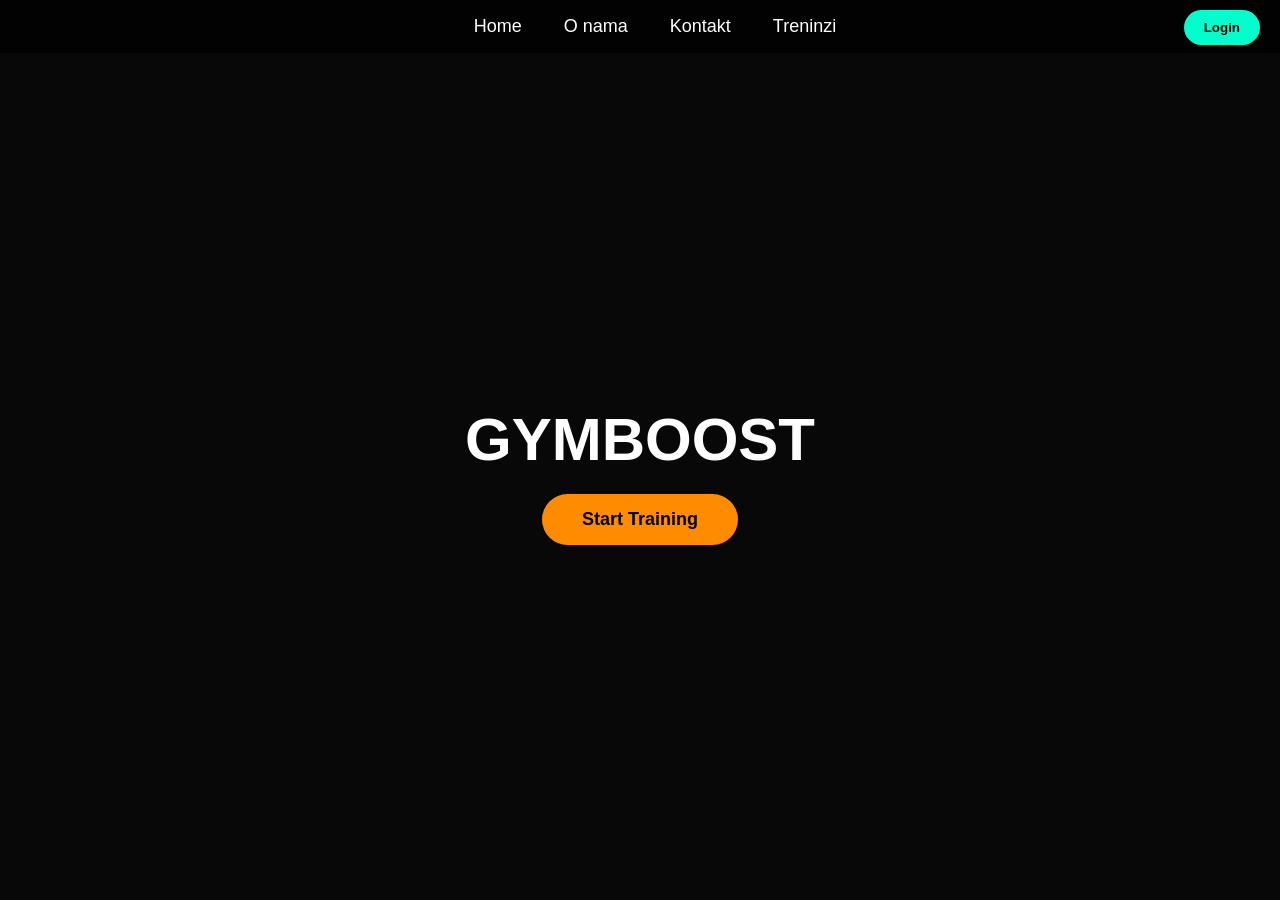
<file: index.html>
<!DOCTYPE html>
<html lang="hr">
<head>
<meta charset="UTF-8">
<meta name="viewport" content="width=device-width, initial-scale=1.0">
<title>GYMBOOST - Početna</title>

<style>
body {
    margin: 0;
    font-family: Arial, sans-serif;
    color: white;
    background-color: #111;
}

/* NAVBAR */
.navbar {
    position: fixed;
    top: 0;
    width: 100%;
    display: flex;
    justify-content: center;
    gap: 30px;
    padding: 15px;
    background: rgba(0,0,0,0.7);
    z-index: 1001;
}

.navbar button {
    background: none;
    border: none;
    color: white;
    font-size: 18px;
    cursor: pointer;
}

.navbar button:hover {
    color: #00ffcc;
}

/* LOGIN BUTTON */
.top-right-buttons {
    position: fixed;
    top: 10px;
    right: 20px;
    z-index: 1001;
}

.top-right-buttons button {
    padding: 10px 20px;
    border: none;
    border-radius: 20px;
    background: #00ffcc;
    cursor: pointer;
    font-weight: bold;
}

/* SEKCIJE */
section {
    height: 100vh;
    display: none;
    justify-content: center;
    align-items: center;
    flex-direction: column;
    text-align: center;
    padding: 0 20px;
    position: relative;
    overflow: hidden;
}

/* HOME SECTION */
#home {
    display: flex;
    background-image: url('https://images.unsplash.com/photo-1558611848-73f7eb4001a1?auto=format&fit=crop&w=1950&q=80'); 
    background-size: cover;
    background-position: center;
    background-repeat: no-repeat;
}

#home::before {
    content: "";
    position: absolute;
    top: 0; left: 0;
    width: 100%; height: 100%;
    background: rgba(0,0,0,0.5);
    z-index: 0;
}

#home h1, #home button {
    position: relative;
    z-index: 1;
}

#home h1 {
    font-size: 60px;
    margin-bottom: 20px;
}

/* GUMBI */
button.action-btn {
    padding: 15px 40px;
    font-size: 18px;
    border: none;
    border-radius: 30px;
    background: #FF8C00;
    color: black;
    font-weight: bold;
    cursor: pointer;
    transition: 0.3s;
}

button.action-btn:hover {
    background: #FF7000;
    transform: scale(1.05);
}

/* TRAINING SECTION */
#training {
    background: #000;
}

#bg-video {
    position: absolute;
    top: 50%; left: 50%;
    min-width: 100%; min-height: 100%;
    transform: translateX(-50%) translateY(-50%);
    z-index: 0;
    object-fit: cover;
}

.video-overlay {
    position: absolute;
    top: 0; left: 0;
    width: 100%; height: 100%;
    background: rgba(0,0,0,0.6);
    z-index: 1;
}

.training-content {
    position: relative;
    z-index: 2;
}

.training-content h1 {
    font-size: 45px;
    margin-bottom: 40px;
    text-transform: uppercase;
    letter-spacing: 2px;
}

.training-options {
    display: flex;
    gap: 30px;
    justify-content: center;
    flex-wrap: wrap;
}

.training-card {
    background: rgba(51, 51, 51, 0.8);
    padding: 40px 30px;
    border-radius: 15px;
    border: 2px solid #FF8C00;
    cursor: pointer;
    transition: 0.3s;
    font-size: 24px;
    font-weight: bold;
    min-width: 200px;
    backdrop-filter: blur(5px);
}

.training-card:hover {
    background: #FF8C00;
    color: black;
    transform: scale(1.1); 
}

/* MODAL */
.modal {
    display: none;
    position: fixed;
    top: 0; left: 0;
    width: 100%; height: 100%;
    background: rgba(0,0,0,0.7);
    justify-content: center;
    align-items: center;
    z-index: 1000;
}

.modal-content {
    background: white;
    color: black;
    padding: 30px;
    border-radius: 10px;
    width: 300px;
}

.modal-content h2 { margin-top: 0; text-align: center; }
.modal-content input { width: 100%; padding: 10px; margin-top: 5px; box-sizing: border-box; }
.modal-content button[type="submit"] { width: 100%; padding: 10px; background: #00ffcc; border: none; font-weight: bold; cursor: pointer; margin-top: 15px; }
.close { cursor: pointer; float: right; font-size: 24px; font-weight: bold; }
</style>
</head>
<body>

<div class="navbar">
    <button onclick="showSection('home')">Home</button>
    <a href="onama.html"><button>O nama</button></a>
    <a href="kontakt.html"><button>Kontakt</button></a>
<a href="treninzi.html"><button>Treninzi</button></a>
</div>

<div class="top-right-buttons">              
    <button onclick="openModal()">Login</button> 
</div>

<section id="home">
    <h1>GYMBOOST</h1>
    <button class="action-btn" onclick="startTraining()">Start Training</button>
</section>

<section id="training">
    <video autoplay muted loop playsinline id="bg-video">
        <source src="https://assets.mixkit.co/videos/preview/mixkit-man-training-with-a-kettlebell-in-the-gym-14441-large.mp4" type="video/mp4">
    </video>
    <div class="video-overlay"></div>
    
    <div class="training-content">
        <h1>Odaberi svoj plan treninga</h1>
        <div class="training-options">
            <div class="training-card" onclick="window.location.href='cjenik.html'">🏋️‍♂️ Snaga</div>
            <div class="training-card" onclick="window.location.href='cjenik.html'">🏃‍♂️ Kardio</div>
            <div class="training-card" onclick="window.location.href='cjenik.html'">🧘‍♂️ Fleksibilnost</div>
        </div>
    </div>
</section>

<div class="modal" id="loginModal">
    <div class="modal-content">
        <span class="close" onclick="closeModal()">×</span>
        <h2>Prijava</h2>
        <form>
            <label>Korisničko ime</label><br>
            <input type="text" required><br><br>
            <label>Lozinka</label><br>
            <input type="password" required><br><br>
            <button type="submit">Prijavi se</button>
        </form>
    </div>
</div>
<script src="treninzi.js"></script>
</body>
</html>
</file>
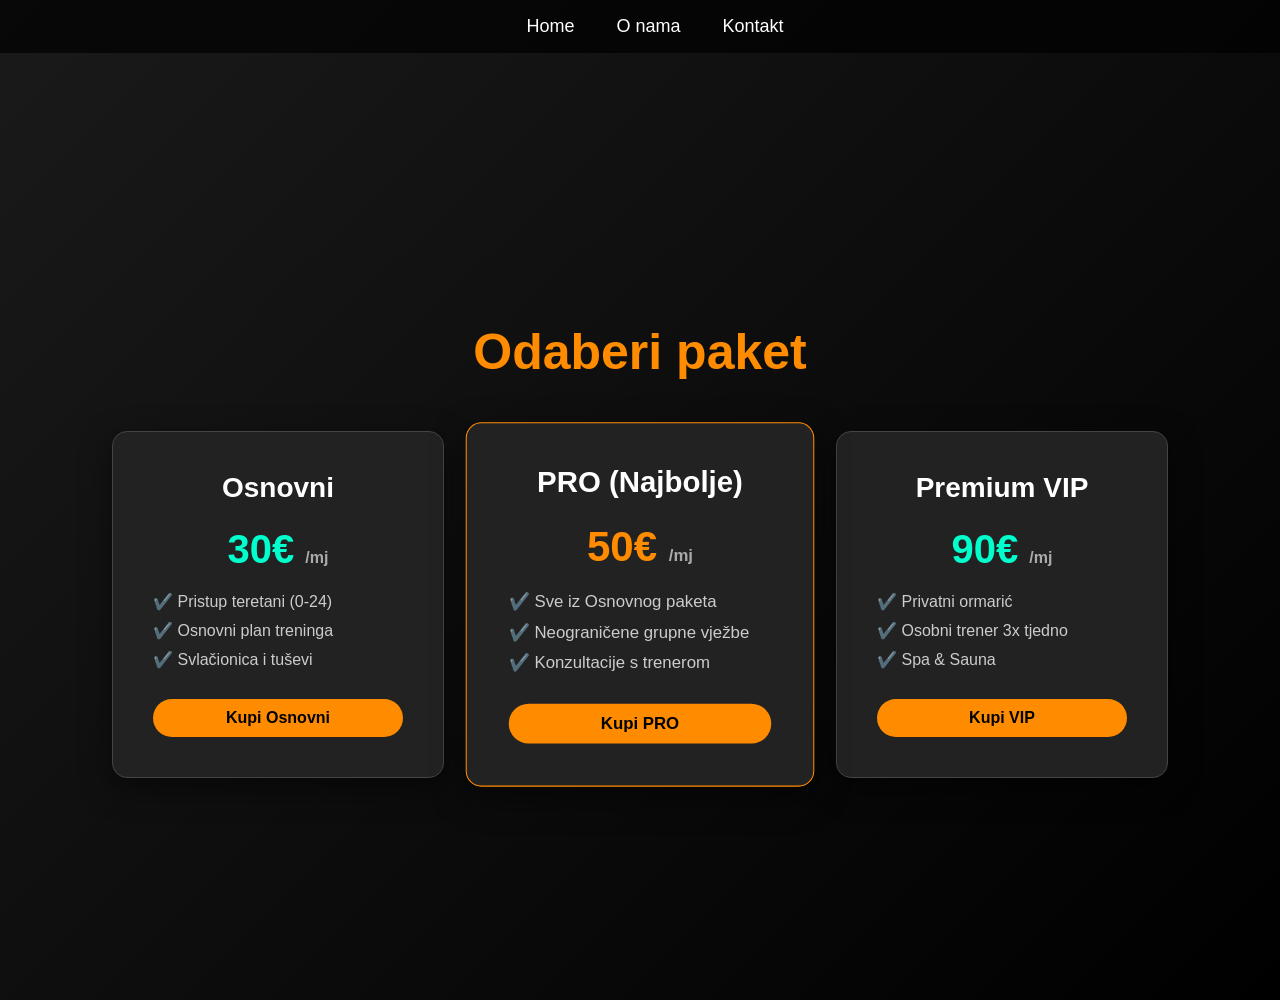
<file: cjenik.html>
<!DOCTYPE html>
<html lang="hr">
<head>
<meta charset="UTF-8">
<meta name="viewport" content="width=device-width, initial-scale=1.0">
<title>GYMBOOST - Cjenik i Plaćanje</title>

<style>
body {
    margin: 0;
    font-family: Arial, sans-serif;
    color: white;
    background-color: #111;
}

/* NAVBAR */
.navbar {
    position: fixed;
    top: 0;
    width: 100%;
    display: flex;
    justify-content: center;
    gap: 30px;
    padding: 15px;
    background: rgba(0,0,0,0.7);
    z-index: 1001;
}

.navbar button {
    background: none;
    border: none;
    color: white;
    font-size: 18px;
    cursor: pointer;
}

.navbar button:hover {
    color: #00ffcc;
}

/* SEKCIJE */
section {
    min-height: 100vh;
    display: none; /* Skriveno po defaultu */
    justify-content: center;
    align-items: center;
    flex-direction: column;
    text-align: center;
    padding: 80px 20px 20px 20px;
}

/* GUMBI */
button.action-btn {
    padding: 15px 40px;
    font-size: 18px;
    border: none;
    border-radius: 30px;
    background: #FF8C00;
    color: black;
    font-weight: bold;
    cursor: pointer;
    transition: 0.3s;
}

button.action-btn:hover {
    background: #FF7000;
    transform: scale(1.05);
}

/* CJENIK */
#pricing {
    display: flex; /* Cjenik je vidljiv pri učitavanju */
    background: linear-gradient(135deg, #1a1a1a, #000000);
}

#pricing h1 { font-size: 50px; margin-bottom: 50px; color: #FF8C00; }

.pricing-options { display: flex; gap: 30px; justify-content: center; flex-wrap: wrap; }
.pricing-card {
    background: #222;
    padding: 40px;
    border-radius: 15px;
    border: 1px solid #444;
    width: 250px;
    transition: 0.3s;
    box-shadow: 0 10px 30px rgba(0,0,0,0.5);
}
.pricing-card:hover { border-color: #00ffcc; transform: translateY(-10px); }
.pricing-card h2 { margin-top: 0; font-size: 28px; }
.pricing-card .price { font-size: 40px; font-weight: bold; color: #00ffcc; margin: 20px 0; }
.pricing-card ul { list-style: none; padding: 0; margin-bottom: 30px; text-align: left; color: #ccc; }
.pricing-card ul li { margin-bottom: 10px; font-size: 16px; }
.pricing-card ul li::before { content: '✔️ '; color: #00ffcc; }

/* PLAĆANJE */
#payment {
    background: #111;
}

.payment-container {
    background: #222;
    padding: 40px;
    border-radius: 15px;
    border: 1px solid #FF8C00;
    width: 350px;
    text-align: left;
    box-shadow: 0 10px 30px rgba(0,0,0,0.8);
}
.payment-container h2 { text-align: center; margin-top: 0; color: #00ffcc; }
.payment-container label { font-size: 14px; color: #ccc; display: block; margin-top: 15px; margin-bottom: 5px; }
.payment-container input { width: 100%; padding: 12px; box-sizing: border-box; border: 1px solid #444; border-radius: 5px; background: #333; color: white; font-size: 16px; }
.payment-container input:focus { outline: none; border-color: #00ffcc; }
.payment-container .flex-row { display: flex; gap: 15px; }

.cancel-btn {
    width: 100%;
    padding: 12px;
    margin-top: 10px;
    background: transparent;
    border: 1px solid #ccc;
    color: #ccc;
    border-radius: 5px;
    font-weight: bold;
    cursor: pointer;
    transition: 0.3s;
}
.cancel-btn:hover { background: #333; color: white; }

</style>
</head>
<body>

<div class="navbar">
    <button onclick="window.location.href='index.html'">Home</button>
    <a href="onama.html"><button>O nama</button></a>
    <a href="kontakt.html"><button>Kontakt</button></a>
</div>

<section id="pricing">
    <h1>Odaberi paket</h1>
    <div class="pricing-options">
        <div class="pricing-card">
            <h2>Osnovni</h2>
            <p class="price">30€ <span style="font-size:16px; color:#aaa;">/mj</span></p>
            <ul>
                <li>Pristup teretani (0-24)</li>
                <li>Osnovni plan treninga</li>
                <li>Svlačionica i tuševi</li>
            </ul>
            <button class="action-btn" style="width: 100%; font-size: 16px; padding: 10px;" onclick="showSection('payment')">Kupi Osnovni</button>
        </div>

        <div class="pricing-card" style="border-color: #FF8C00; transform: scale(1.05);">
            <h2>PRO (Najbolje)</h2>
            <p class="price" style="color: #FF8C00;">50€ <span style="font-size:16px; color:#aaa;">/mj</span></p>
            <ul>
                <li>Sve iz Osnovnog paketa</li>
                <li>Neograničene grupne vježbe</li>
                <li>Konzultacije s trenerom</li>
            </ul>
            <button class="action-btn" style="width: 100%; font-size: 16px; padding: 10px;" onclick="showSection('payment')">Kupi PRO</button>
        </div>

        <div class="pricing-card">
            <h2>Premium VIP</h2>
            <p class="price">90€ <span style="font-size:16px; color:#aaa;">/mj</span></p>
            <ul>
                <li>Privatni ormarić</li>
                <li>Osobni trener 3x tjedno</li>
                <li>Spa & Sauna</li>
            </ul>
            <button class="action-btn" style="width: 100%; font-size: 16px; padding: 10px;" onclick="showSection('payment')">Kupi VIP</button>
        </div>
    </div>
</section>

<section id="payment">
    <div class="payment-container">
        <h2>Plaćanje</h2>
        <form onsubmit="event.preventDefault(); alert('Uspješno ste izvršili uplatu!'); window.location.href='index.html';">
            <label>Ime i prezime na kartici</label>
            <input type="text" required placeholder="Npr. Ivan Horvat">
            
            <label>Broj kartice</label>
            <input type="text" required placeholder="XXXX XXXX XXXX XXXX" maxlength="19">
            
            <div class="flex-row">
                <div style="flex: 1;">
                    <label>Istek (MM/GG)</label>
                    <input type="text" required placeholder="MM/GG" maxlength="5">
                </div>
                <div style="flex: 1;">
                    <label>CVV</label>
                    <input type="password" required placeholder="123" maxlength="3">
                </div>
            </div>
            
            <button type="submit" class="action-btn" style="width: 100%; margin-top: 25px; font-size: 16px;">Plati odmah</button>
            <button type="button" class="cancel-btn" onclick="showSection('pricing')">Odustani</button>
        </form>
    </div>
</section>

<script>
// Funkcija za navigaciju između cjenika i plaćanja na ovoj stranici
function showSection(sectionId) {
    const sections = ['pricing', 'payment'];
    sections.forEach(id => {
        let el = document.getElementById(id);
        if(el) { 
            el.style.display = (id === sectionId) ? 'flex' : 'none';
        }
    });
}
</script>

</body>
</html>
</file>
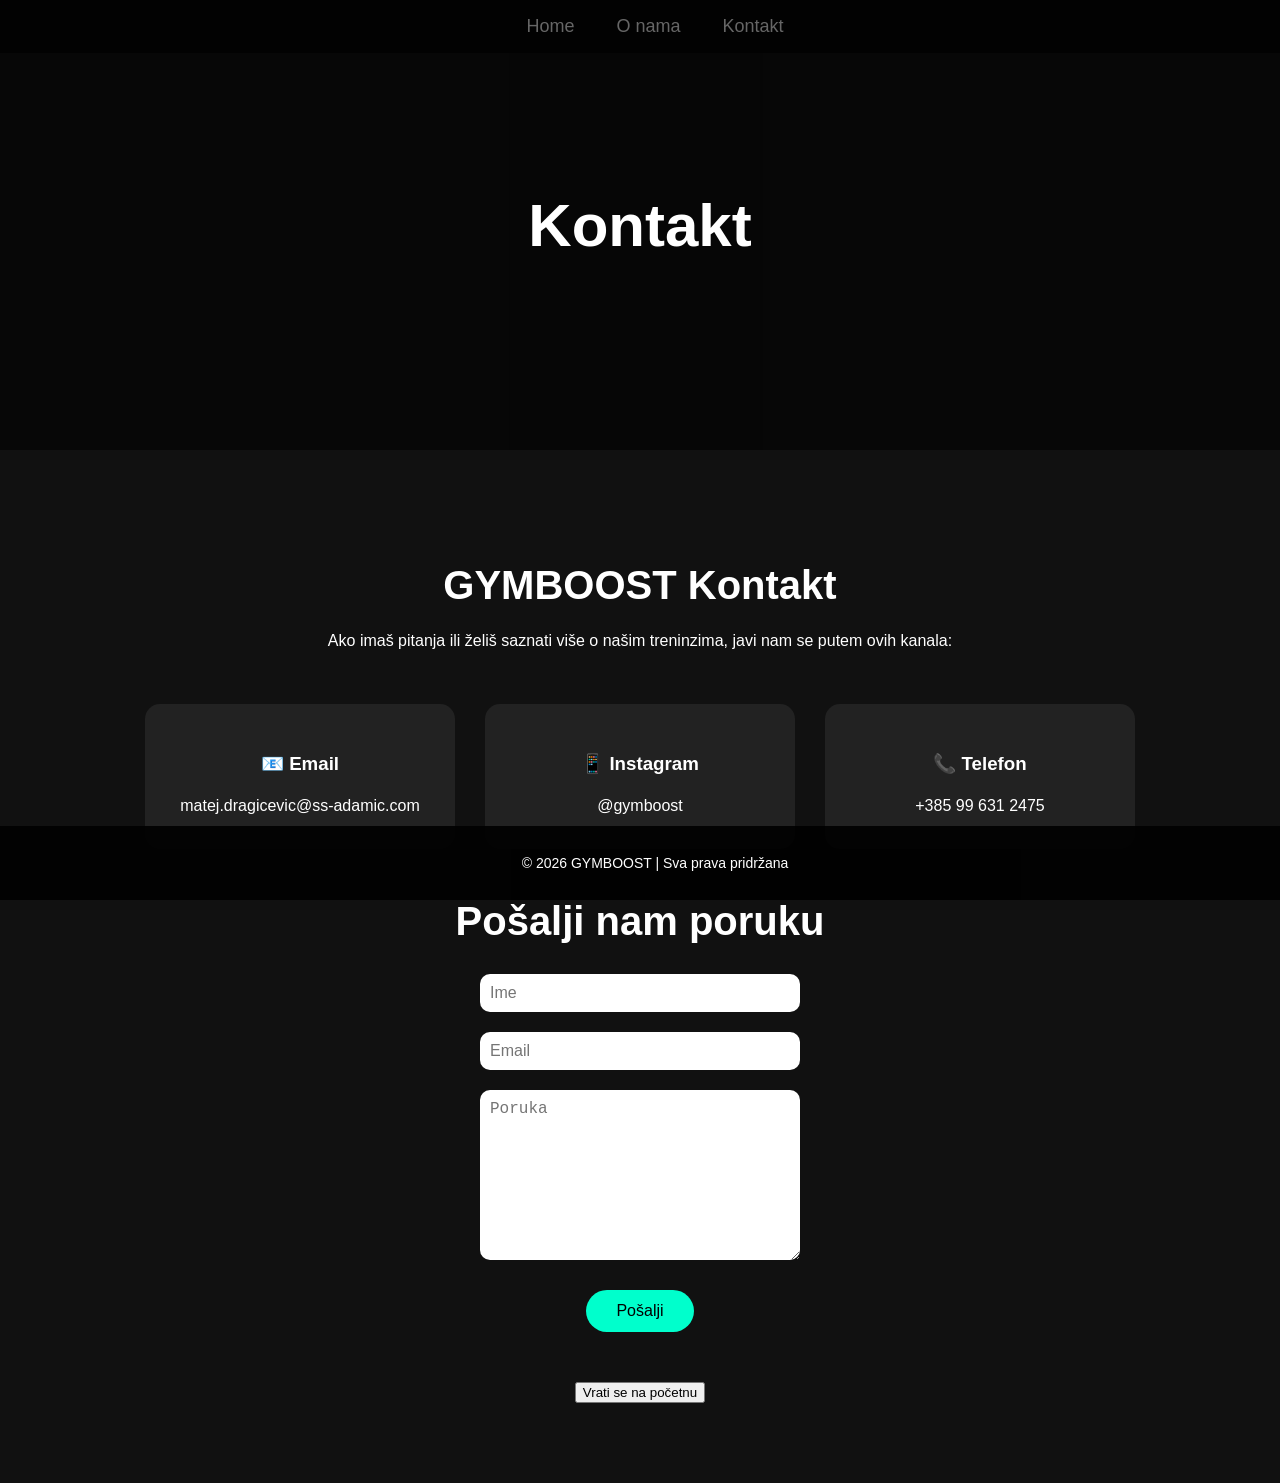
<file: kontakt.html>
<!DOCTYPE html>
<html lang="hr">
<head>
<meta charset="UTF-8">
<meta name="viewport" content="width=device-width, initial-scale=1.0">
<title>Kontakt - GYMBOOST</title>

<style>
body {
    margin: 0;
    font-family: Arial, sans-serif;
    color: white;
    background: #111;
}

/* NAVBAR */
.navbar {
    position: fixed;
    top: 0;
    width: 100%;
    display: flex;
    justify-content: center;
    gap: 30px;
    padding: 15px;
    background: rgba(0,0,0,0.7);
}

.navbar button {
    background: none;
    border: none;
    color: white;
    font-size: 18px;
    cursor: pointer;
}

.navbar button:hover {
    color: #00ffcc;
}

/* HERO */
.hero {
    height: 50vh;
    background: url('https://images.unsplash.com/photo-1558611848-73f7eb4001a1?auto=format&fit=crop&w=1950&q=80') center/cover no-repeat;
    display: flex;
    justify-content: center;
    align-items: center;
    text-align: center;
    position: relative;
}

.hero::before {
    content: "";
    position: absolute;
    width: 100%;
    height: 100%;
    background: rgba(0,0,0,0.6);
}

.hero h1 {
    position: relative;
    font-size: 60px;
}

/* CONTENT */
.container {
    padding: 80px 20px;
    text-align: center;
}

.container h2 {
    font-size: 40px;
    margin-bottom: 20px;
}

.container p {
    max-width: 700px;
    margin: auto;
    line-height: 1.6;
}

/* CARDS */
.cards {
    display: flex;
    flex-wrap: wrap;
    justify-content: center;
    gap: 30px;
    margin-top: 50px;
}

.card {
    background: #222;
    padding: 30px;
    border-radius: 15px;
    width: 250px;
    transition: 0.3s;
}

.card:hover {
    transform: scale(1.05);
    background: #333;
}

/* CONTACT FORM */
.contact-form {
    margin-top: 50px;
}

.contact-form form {
    display: flex;
    flex-direction: column;
    align-items: center;
}

.contact-form input,
.contact-form textarea {
    padding: 10px;
    width: 300px;
    margin: 10px 0;
    border-radius: 10px;
    border: none;
    font-size: 16px;
}

.contact-form textarea {
    height: 150px;
}

.contact-form button {
    margin-top: 20px;
    padding: 12px 30px;
    border: none;
    border-radius: 25px;
    background: #00ffcc;
    cursor: pointer;
    font-size: 16px;
}

.contact-form button:hover {
    background: #00e0b3;
}

.thank-you {
    display: none;
    color: #00ffcc;
    font-size: 18px;
    margin-top: 20px;
}

/* FOOTER */
.footer {
    background: rgba(0,0,0,0.9);
    color: white;
    text-align: center;
    padding: 15px;
    position: fixed;
    bottom: 0;
    width: 100%;
    font-size: 14px;
}
</style>
</head>

<body>

<!-- NAVBAR -->
<div class="navbar">
    <a href="index.html"><button>Home</button></a>
    <a href="onama.html"><button>O nama</button></a>
    <a href="kontakt.html"><button>Kontakt</button></a>
</div>

<!-- HERO -->
<div class="hero">
    <h1>Kontakt</h1>
</div>

<!-- CONTENT -->
<div class="container">
    <h2>GYMBOOST Kontakt</h2>
    <p>Ako imaš pitanja ili želiš saznati više o našim treninzima, javi nam se putem ovih kanala:</p>

    <div class="cards">
        <div class="card">
            <h3>📧 Email</h3>
            <p>matej.dragicevic@ss-adamic.com</p>
        </div>

        <div class="card">
            <h3>📱 Instagram</h3>
            <p>@gymboost</p>
        </div>

        <div class="card">
            <h3>📞 Telefon</h3>
            <p>+385 99 631 2475</p>
        </div>
    </div>

    <!-- CONTACT FORM -->
    <div class="contact-form">
        <h2>Pošalji nam poruku</h2>
        <form id="contactForm" action="https://formspree.io/f/xkopyqdb" method="POST">
            <input type="text" name="name" placeholder="Ime" required>
            <input type="email" name="email" placeholder="Email" required>
            <textarea name="message" placeholder="Poruka" required></textarea>
            <button type="submit">Pošalji</button>
        </form>
        <p class="thank-you" id="thankYouMsg">Hvala! Vaša poruka je poslana.</p>
    </div>

    <a href="index.html">
        <button style="margin-top:50px;">Vrati se na početnu</button>
    </a>
</div>

<!-- FOOTER -->
<footer class="footer">
    <p>© 2026 GYMBOOST | Sva prava pridržana</p>
</footer>

<script>
const form = document.getElementById("contactForm");
const thankYouMsg = document.getElementById("thankYouMsg");

form.addEventListener("submit", function(event) {
    event.preventDefault();
    const formData = new FormData(form);

    fetch(form.action, {
        method: form.method,
        body: formData,
        headers: { 'Accept': 'application/json' }
    })
    .then(response => {
        if (response.ok) {
            form.style.display = "none";
            thankYouMsg.style.display = "block";
        } else {
            alert("Došlo je do greške, pokušajte ponovno.");
        }
    })
    .catch(error => {
        alert("Došlo je do greške, pokušajte ponovno.");
    });
});
</script>

</body>
</html>
</file>
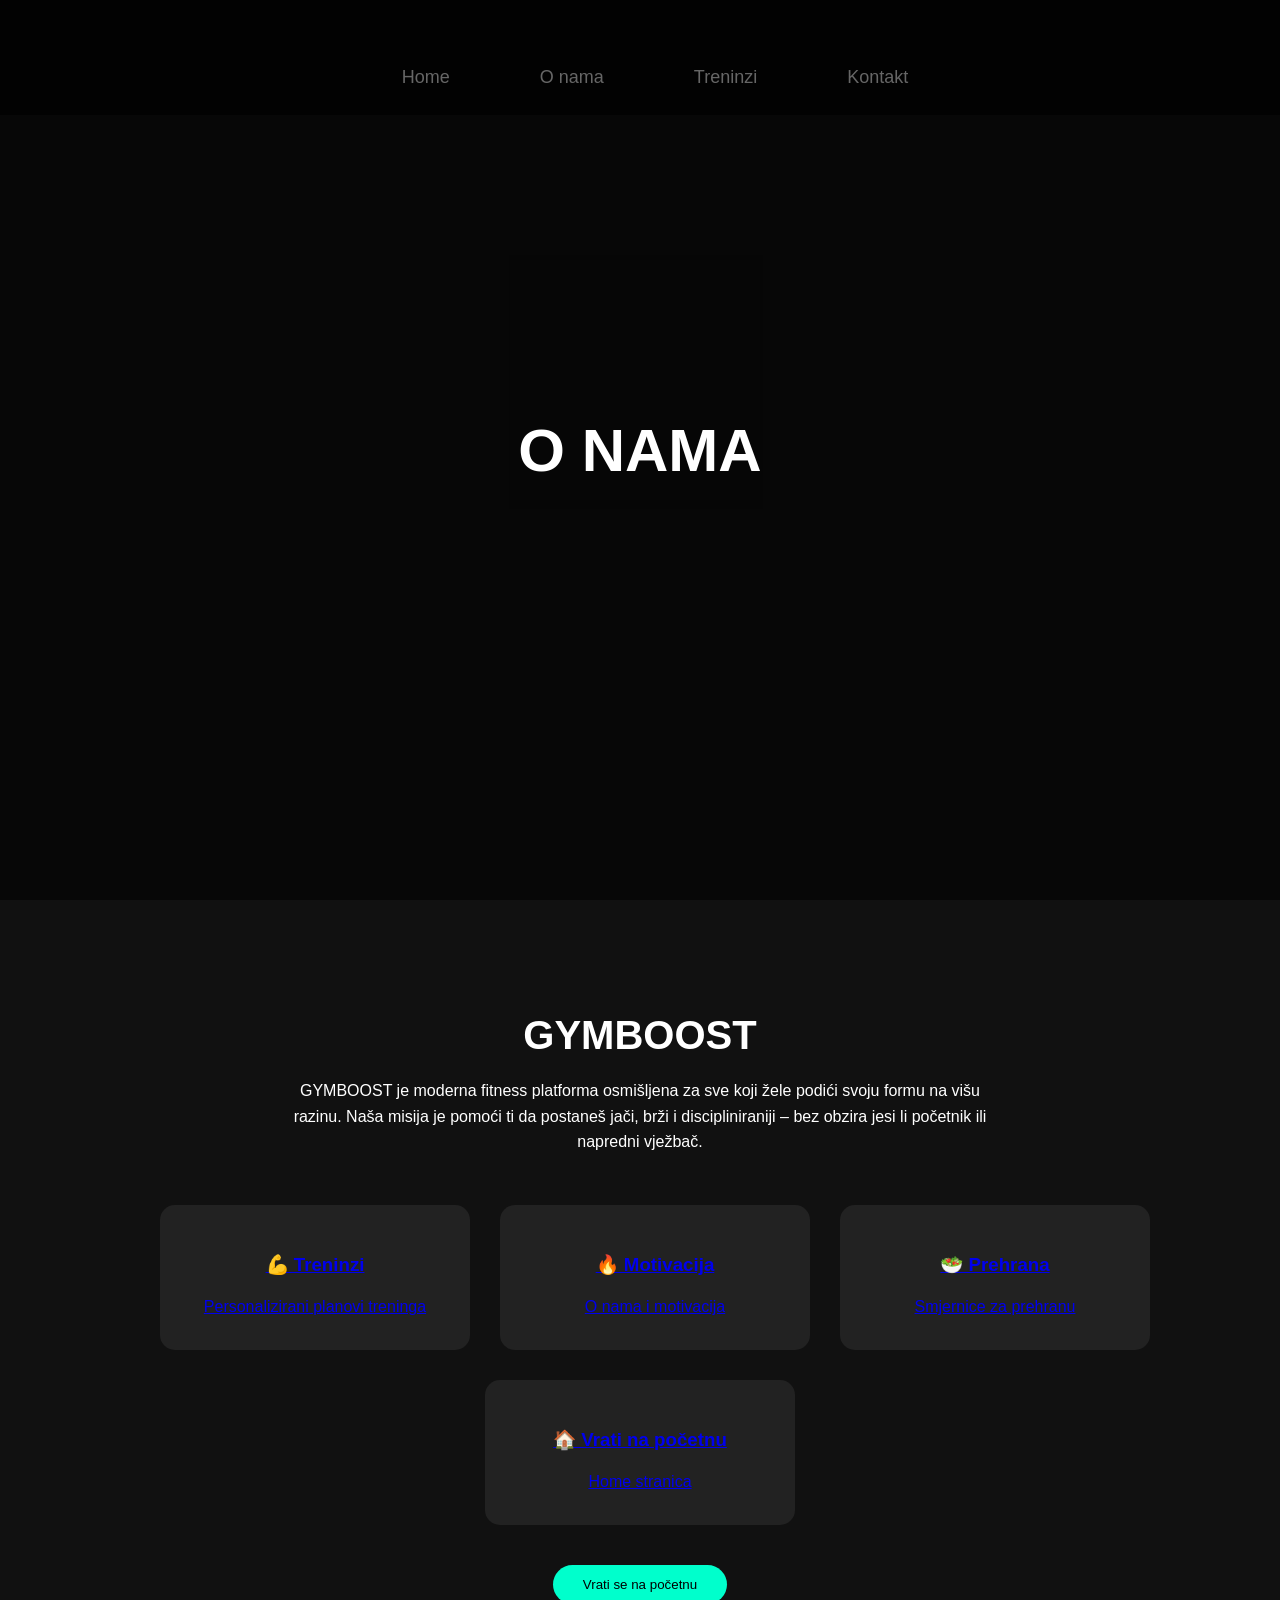
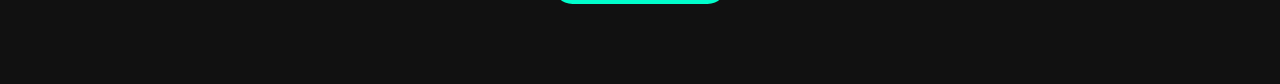
<file: onama.html>
<!DOCTYPE html>
<html lang="hr">
<head>
<meta charset="UTF-8">
<meta name="viewport" content="width=device-width, initial-scale=1.0">
<title>O nama - GYMBOOST</title>

<style>
body {
    margin: 0;
    font-family: Arial, sans-serif;
    color: white;
    background: #111;
}

/* NAVBAR */
.navbar {
    position: fixed;
    top: 0;
    width: 100%;
    display: flex;
    justify-content: center;
    gap: 30px;
    padding: 15px;
    background: rgba(0,0,0,0.7);
}

.navbar button {
    background: none;
    border: none;
    color: white;
    font-size: 18px;
    cursor: pointer;
}

.navbar button:hover {
    color: #00ffcc;
}

/* HERO */
.hero {
    height: 100vh;
    background: url('https://images.unsplash.com/photo-1534438327276-14e5300c3a48?auto=format&fit=crop&w=1950&q=80') center/cover no-repeat;
    display: flex;
    justify-content: center;
    align-items: center;
    text-align: center;
    position: relative;
}

.hero::before {
    content: "";
    position: absolute;
    width: 100%;
    height: 100%;
    background: rgba(0,0,0,0.6);
}

.hero h1 {
    position: relative;
    font-size: 60px;
}

/* CONTENT */
.container {
    padding: 80px 20px;
    text-align: center;
}

.container h2 {
    font-size: 40px;
    margin-bottom: 20px;
}

.container p {
    max-width: 700px;
    margin: auto;
    line-height: 1.6;
}

/* CARDS */
.cards {
    display: flex;
    flex-wrap: wrap;
    justify-content: center;
    gap: 30px;
    margin-top: 50px;
}

.card {
    background: #222;
    padding: 30px;
    border-radius: 15px;
    width: 250px;
    transition: 0.3s;
}

.card:hover {
    transform: scale(1.05);
    background: #333;
}

/* BUTTON */
button {
    margin-top: 40px;
    padding: 12px 30px;
    border: none;
    border-radius: 25px;
    background: #00ffcc;
    cursor: pointer;
}
</style>
</head>
<body>

<!-- NAVBAR -->
<div class="navbar">
    <a href="index.html"><button>Home</button></a>
    <a href="onama.html"><button>O nama</button></a>
   <a href="treninzi.html"><button>Treninzi</button></a>
    <a href="kontakt.html"><button>Kontakt</button></a>
</div>

<!-- HERO -->
<div class="hero">
    <h1>O NAMA</h1>
</div>

<!-- CONTENT -->
<div class="container">
    <h2>GYMBOOST</h2>
    <p>
        GYMBOOST je moderna fitness platforma osmišljena za sve koji žele podići svoju formu na višu razinu.
        Naša misija je pomoći ti da postaneš jači, brži i discipliniraniji – bez obzira jesi li početnik ili napredni vježbač.
    </p>

    <a href="treninzi.html" style="text-decoration:none; color:white;">
    <div class="cards">

    <a href="treninzi.html" class="card">
        <h3>💪 Treninzi</h3>
        <p>Personalizirani planovi treninga</p>
    </a>

    <a href="onama.html" class="card">
        <h3>🔥 Motivacija</h3>
        <p>O nama i motivacija</p>
    </a>

    <a href="prehrana.html" class="card">
        <h3>🥗 Prehrana</h3>
        <p>Smjernice za prehranu</p>
    </a>

    <a href="index.html" class="card home-card">
        <h3>🏠 Vrati na početnu</h3>
        <p>Home stranica</p>
    </a>

</div>
    <a href="index.html">
        <button>Vrati se na početnu</button>
    </a>
</div>

</body>
</html>
</file>
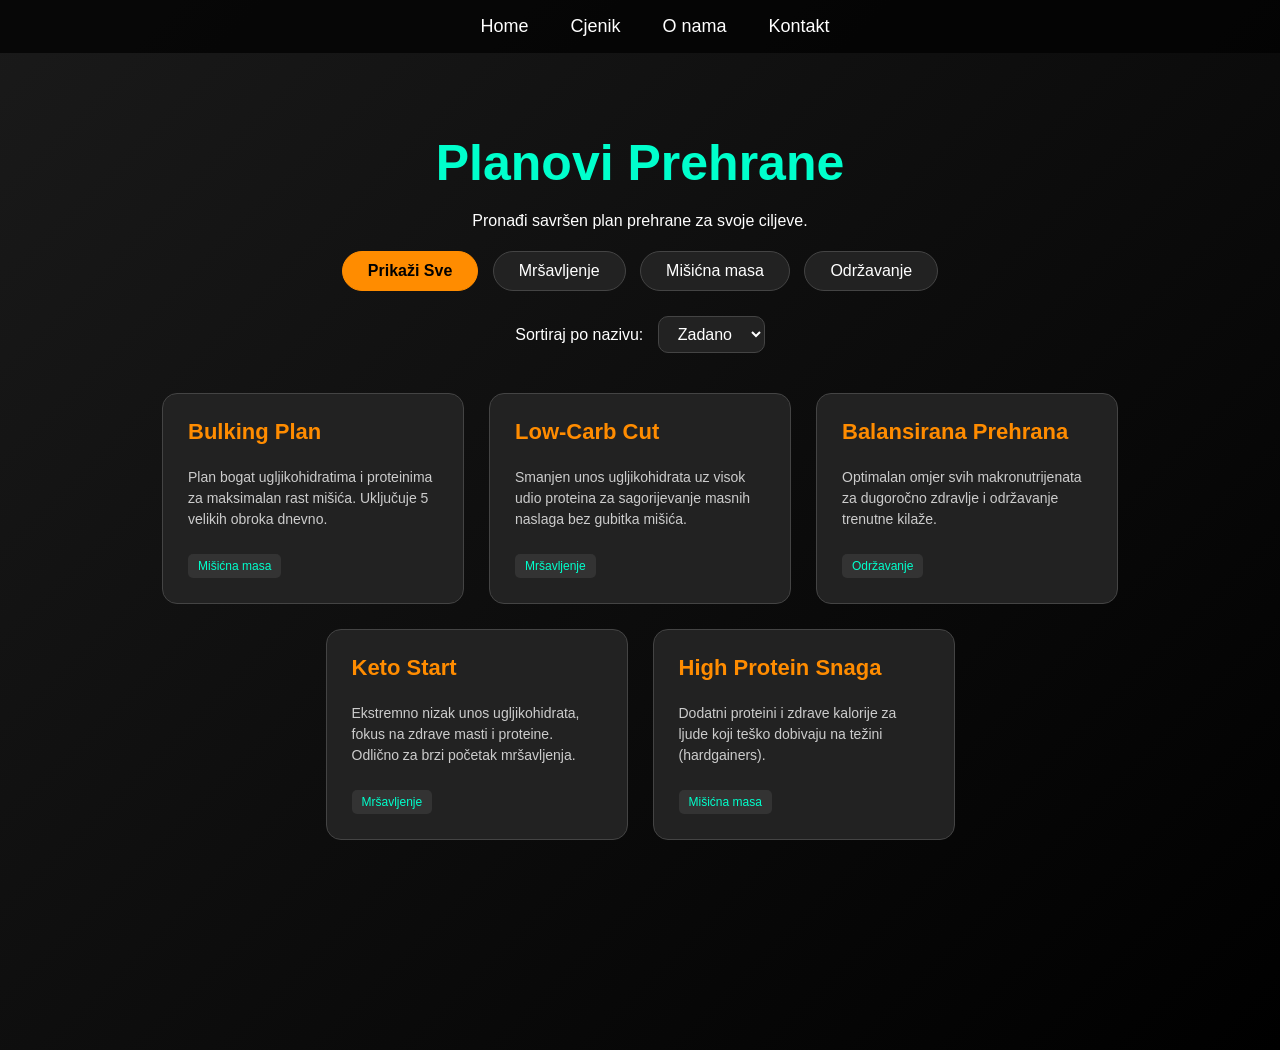
<file: prehrana.html>
<!DOCTYPE html>
<html lang="hr">
<head>
<meta charset="UTF-8">
<meta name="viewport" content="width=device-width, initial-scale=1.0">
<title>GYMBOOST - Prehrana</title>

<style>
body {
    margin: 0;
    font-family: Arial, sans-serif;
    color: white;
    background-color: #111;
}

/* NAVBAR (Isti kao na glavnoj stranici) */
.navbar {
    position: fixed;
    top: 0;
    width: 100%;
    display: flex;
    justify-content: center;
    gap: 30px;
    padding: 15px;
    background: rgba(0,0,0,0.7);
    z-index: 1001;
}

.navbar button {
    background: none;
    border: none;
    color: white;
    font-size: 18px;
    cursor: pointer;
}

.navbar button:hover {
    color: #00ffcc;
}

/* GLAVNA SEKCIJA */
.nutrition-section {
    padding: 100px 20px 50px 20px;
    text-align: center;
    min-height: 100vh;
    background: linear-gradient(135deg, #1a1a1a, #000000);
}

.nutrition-section h1 {
    font-size: 50px;
    color: #00ffcc;
    margin-bottom: 20px;
}

/* KONTROLE ZA FILTRIRANJE */
#filter-container {
    margin-bottom: 20px; /* Malo prilagođeno da stane sortiranje ispod */
}

.filter-btn {
    background: #222;
    border: 1px solid #444;
    color: white;
    padding: 10px 25px;
    margin: 5px;
    font-size: 16px;
    border-radius: 20px;
    cursor: pointer;
    transition: 0.3s;
}

.filter-btn:hover, .filter-btn.active {
    background: #FF8C00;
    border-color: #FF8C00;
    color: black;
    font-weight: bold;
}

/* NOVO: Stil za sortiranje (dodano, tvoj kod nije mijenjan) */
#sort-container {
    margin-bottom: 40px;
}

#sort-select {
    background: #222;
    border: 1px solid #444;
    color: white;
    padding: 8px 15px;
    font-size: 16px;
    border-radius: 10px;
    cursor: pointer;
}

#sort-select:focus {
    outline: none;
    border-color: #00ffcc;
}

/* MREŽA PREHRANE */
.grid-container {
    display: flex;
    flex-wrap: wrap;
    justify-content: center;
    gap: 25px;
    max-width: 1200px;
    margin: 0 auto;
}

.food-card {
    background: #222;
    border: 1px solid #444;
    border-radius: 15px;
    padding: 25px;
    width: 250px;
    text-align: left;
    transition: 0.3s;
    display: none; /* Skriveno po defaultu dok skripta ne filtrira */
}

.food-card:hover {
    border-color: #00ffcc;
    transform: translateY(-5px);
    box-shadow: 0 5px 20px rgba(0,0,0,0.5);
}

.food-card h3 {
    margin-top: 0;
    color: #FF8C00;
    font-size: 22px;
}

.food-card p {
    color: #ccc;
    font-size: 14px;
    line-height: 1.5;
}

.tag {
    display: inline-block;
    padding: 5px 10px;
    background: #333;
    color: #00ffcc;
    border-radius: 5px;
    font-size: 12px;
    margin-top: 10px;
}
</style>
</head>
<body>

<div class="navbar">
    <button onclick="window.location.href='index.html'">Home</button>
    <a href="cjenik.html"><button>Cjenik</button></a>
    <a href="onama.html"><button>O nama</button></a>
    <a href="kontakt.html"><button>Kontakt</button></a>
</div>

<div class="nutrition-section">
    <h1>Planovi Prehrane</h1>
    <p>Pronađi savršen plan prehrane za svoje ciljeve.</p>
    
    <div id="filter-container">
        <button class="filter-btn active" onclick="filterData('sve')">Prikaži Sve</button>
        <button class="filter-btn" onclick="filterData('mrsavljenje')">Mršavljenje</button>
        <button class="filter-btn" onclick="filterData('masa')">Mišićna masa</button>
        <button class="filter-btn" onclick="filterData('zdravlje')">Održavanje</button>
    </div>

    <div id="sort-container">
        <label for="sort-select" style="margin-right: 10px;">Sortiraj po nazivu:</label>
        <select id="sort-select" onchange="sortData(this.value)">
            <option value="none">Zadano</option>
            <option value="asc">A - Ž</option>
            <option value="desc">Ž - A</option>
        </select>
    </div>

    <div class="grid-container">
        
        <div class="food-card masa">
            <h3>Bulking Plan</h3>
            <p>Plan bogat ugljikohidratima i proteinima za maksimalan rast mišića. Uključuje 5 velikih obroka dnevno.</p>
            <span class="tag">Mišićna masa</span>
        </div>

        <div class="food-card mrsavljenje">
            <h3>Low-Carb Cut</h3>
            <p>Smanjen unos ugljikohidrata uz visok udio proteina za sagorijevanje masnih naslaga bez gubitka mišića.</p>
            <span class="tag">Mršavljenje</span>
        </div>

        <div class="food-card zdravlje">
            <h3>Balansirana Prehrana</h3>
            <p>Optimalan omjer svih makronutrijenata za dugoročno zdravlje i održavanje trenutne kilaže.</p>
            <span class="tag">Održavanje</span>
        </div>

        <div class="food-card mrsavljenje">
            <h3>Keto Start</h3>
            <p>Ekstremno nizak unos ugljikohidrata, fokus na zdrave masti i proteine. Odlično za brzi početak mršavljenja.</p>
            <span class="tag">Mršavljenje</span>
        </div>

        <div class="food-card masa">
            <h3>High Protein Snaga</h3>
            <p>Dodatni proteini i zdrave kalorije za ljude koji teško dobivaju na težini (hardgainers).</p>
            <span class="tag">Mišićna masa</span>
        </div>

    </div>
</div>

<script>
// Funkcija za filtriranje elemenata
function filterData(kategorija) {
    let elementi = document.getElementsByClassName("food-card");
    let gumbi = document.getElementsByClassName("filter-btn");

    // Micanje "active" klase sa svih gumba i postavljanje na kliknuti
    for (let i = 0; i < gumbi.length; i++) {
        gumbi[i].classList.remove("active");
        if(gumbi[i].getAttribute("onclick").includes(kategorija)) {
            gumbi[i].classList.add("active");
        }
    }

    // Prikazivanje ili skrivanje elemenata na temelju kategorije
    for (let i = 0; i < elementi.length; i++) {
        if (kategorija === "sve") {
            elementi[i].style.display = "block";
        } else {
            if (elementi[i].classList.contains(kategorija)) {
                elementi[i].style.display = "block";
            } else {
                elementi[i].style.display = "none";
            }
        }
    }
}

// Pokreni funkciju odmah pri učitavanju da se prikažu svi elementi
filterData("sve");

// --- NOVO: Funkcija za sortiranje elemenata ---
// Spremanje originalnog redoslijeda kako bi radila opcija "Zadano"
let container = document.querySelector(".grid-container");
let originalOrder = Array.from(document.getElementsByClassName("food-card"));

function sortData(order) {
    let cards = Array.from(document.getElementsByClassName("food-card"));

    if (order === "none") {
        // Vrati na originalni redoslijed
        originalOrder.forEach(card => container.appendChild(card));
        return;
    }

    cards.sort(function(a, b) {
        let nazivA = a.querySelector("h3").innerText.toLowerCase();
        let nazivB = b.querySelector("h3").innerText.toLowerCase();

        if (order === "asc") {
            return nazivA.localeCompare(nazivB, 'hr');
        } else if (order === "desc") {
            return nazivB.localeCompare(nazivA, 'hr');
        }
    });

    // Dodaj sortirane elemente natrag u kontejner (ovo automatski mijenja redoslijed u DOM-u)
    cards.forEach(card => container.appendChild(card));
}
</script>

</body>
</html>
</file>
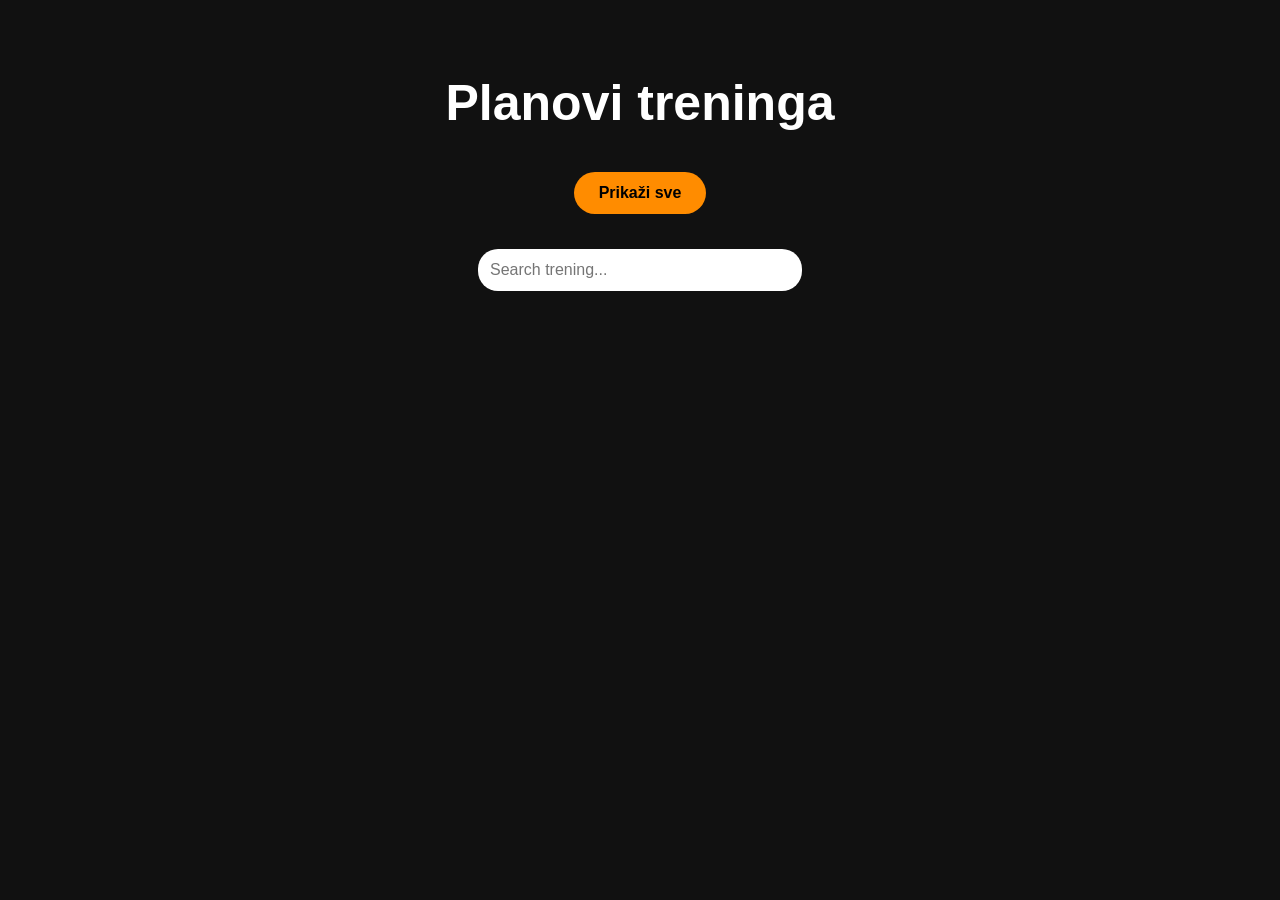
<file: treninzi.html>
<!DOCTYPE html>
<html lang="hr">
<head>
<meta charset="UTF-8">
<meta name="viewport" content="width=device-width, initial-scale=1.0">
<title>Planovi treninga</title>

<style>

html, body{
    margin:0;
    padding:0;
    overflow-y:auto;
    background:#111;
    font-family:Arial,sans-serif;
    color:white;
    min-height:100vh;
}

body{
    text-align:center;
}

.container{
    padding:40px 20px 80px;
}

h1{
    font-size:50px;
    margin-bottom:30px;
}

/* BUTTONI */

.buttons{
    margin-bottom:25px;
}

button{
    padding:12px 25px;
    margin:10px;
    border:none;
    border-radius:25px;
    background:#FF8C00;
    color:black;
    font-weight:bold;
    cursor:pointer;
    font-size:16px;
    transition:0.3s;
}

button:hover{
    background:#ff7000;
    transform:scale(1.05);
}

/* SEARCH */

#searchInput{
    width:300px;
    max-width:90%;
    padding:12px;
    border:none;
    border-radius:20px;
    font-size:16px;
    outline:none;
}

/* SUGGESTIONS */

.suggestions{
    width:300px;
    max-width:90%;
    margin:10px auto;
    background:#222;
    border-radius:10px;
    overflow:hidden;
}

.suggestion-item{
    padding:12px;
    cursor:pointer;
    border-bottom:1px solid #333;
}

.suggestion-item:hover{
    background:#FF8C00;
    color:black;
}

/* TRENING KARTICE */

.training-list{
    display:none;
    flex-wrap:wrap;
    justify-content:center;
    gap:20px;
    margin-top:40px;
    padding-bottom:50px;
}

.training-card{
    background:#222;
    border:2px solid #FF8C00;
    border-radius:15px;
    width:260px;
    padding:25px;
    transition:0.3s;
}

.training-card:hover{
    transform:scale(1.05);
    background:#FF8C00;
    color:black;
}

.training-card h2{
    margin-top:0;
}

</style>
</head>
<body>

<div class="container">

    <h1>Planovi treninga</h1>

    <div class="buttons">
        <button onclick="showTrainings()">Prikaži sve</button>
    </div>

    <input 
        type="text" 
        id="searchInput"
        placeholder="Search trening..."
        onkeyup="searchTraining()"
    >

    <div class="suggestions" id="suggestions"></div>

    <div class="training-list" id="trainingList">

        <div class="training-card">
            <h2>🏋️ Snaga</h2>
            <p>Izgradnja mišića i povećanje snage.</p>
        </div>

        <div class="training-card">
            <h2>🏃 Kardio</h2>
            <p>Poboljšanje kondicije i sagorijevanje kalorija.</p>
        </div>

        <div class="training-card">
            <h2>🧘 Fleksibilnost</h2>
            <p>Istezanje i mobilnost tijela.</p>
        </div>

        <div class="training-card">
            <h2>🔥 HIIT</h2>
            <p>Visoko intenzivni intervalni trening.</p>
        </div>

        <div class="training-card">
            <h2>🥊 Box</h2>
            <p>Trening brzine i izdržljivosti.</p>
        </div>

        <div class="training-card">
            <h2>🚴 Bicikl</h2>
            <p>Kardio trening na biciklu.</p>
        </div>

        <div class="training-card">
            <h2>💪 Bodybuilding</h2>
            <p>Program za povećanje mišićne mase.</p>
        </div>

        <div class="training-card">
            <h2>⚡ Crossfit</h2>
            <p>Kombinacija snage i kondicije.</p>
        </div>

        <div class="training-card">
            <h2>🏋️ Powerlifting</h2>
            <p>Fokus na bench, squat i deadlift.</p>
        </div>

        <div class="training-card">
            <h2>🤸 Calisthenics</h2>
            <p>Trening s vlastitom težinom.</p>
        </div>

        <div class="training-card">
            <h2>🧍 Pilates</h2>
            <p>Stabilnost i fleksibilnost tijela.</p>
        </div>

        <div class="training-card">
            <h2>🏊 Plivanje</h2>
            <p>Kondicija i aktivacija cijelog tijela.</p>
        </div>

    </div>

</div>
<script src="searchtreninzi.js"></script>
</div>

</body>
</html>

</body>
</html>
</file>
